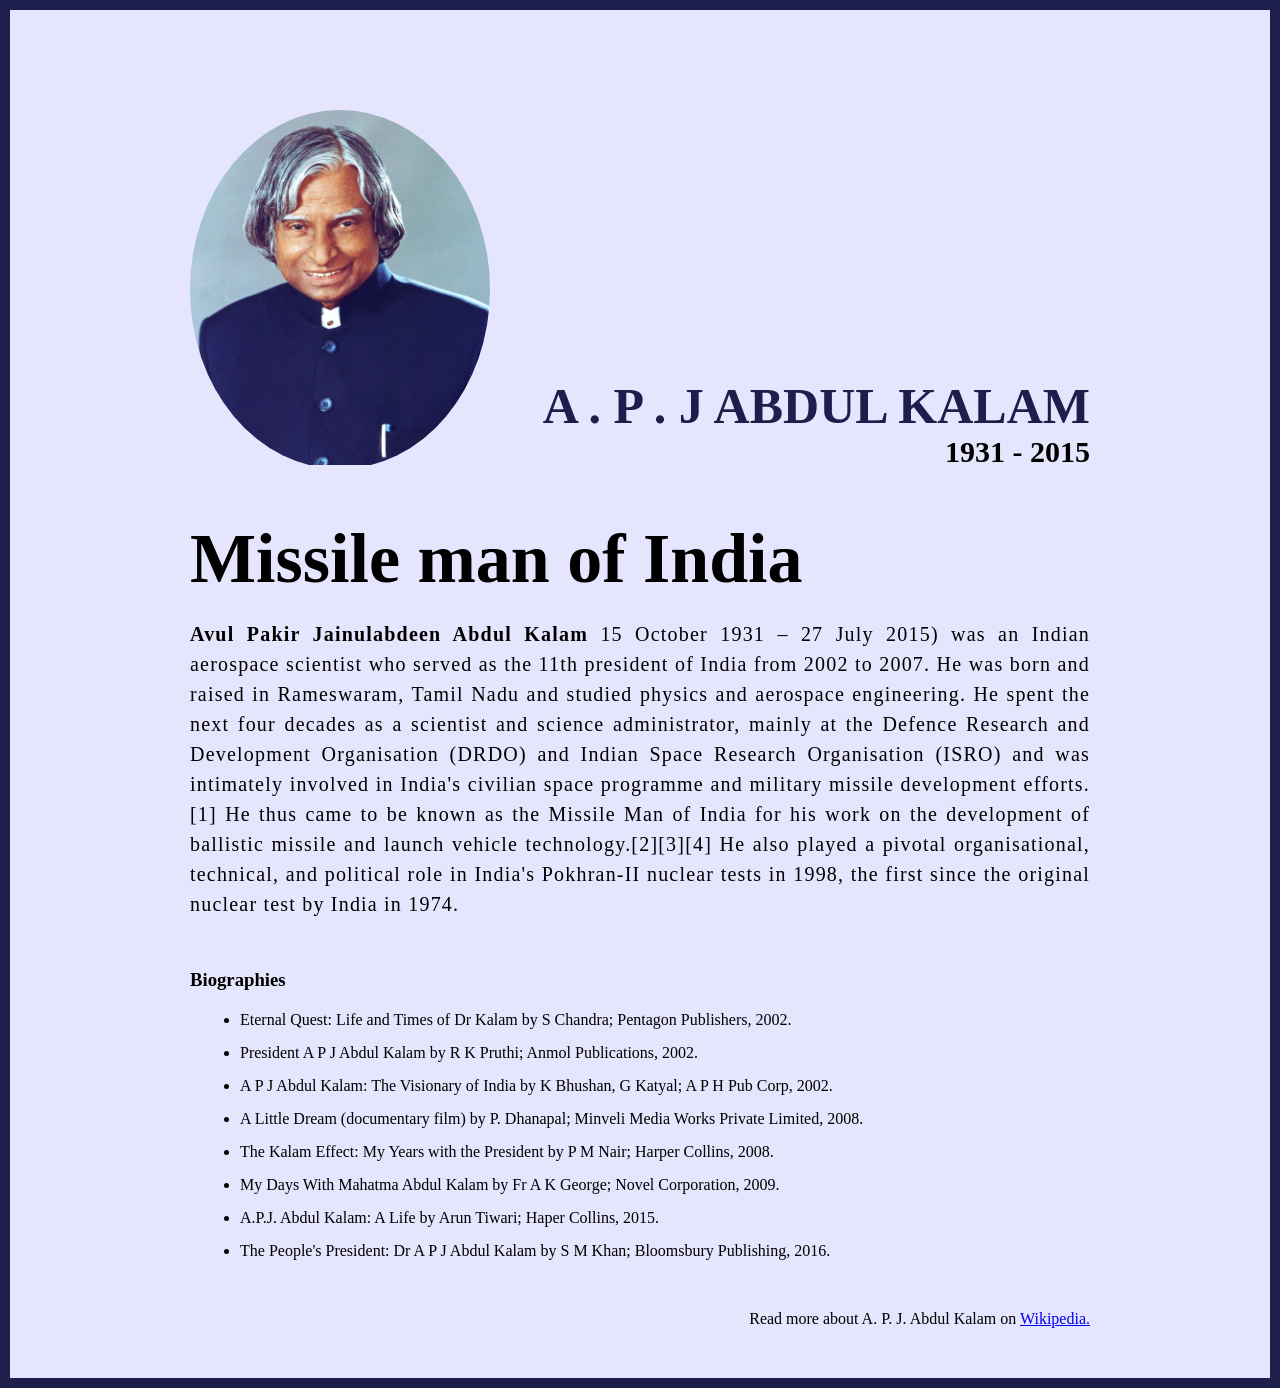
<file: projects/website using html and css/A.P.J Abdul kalam/index.html>
<!DOCTYPE html>
<html lang="en">

<head>
  <meta charset="UTF-8">
  <meta name="viewport" content="width=device-width, initial-scale=1.0">
  <title>A.P.J Abdul kalam Tribute website</title>
  <link rel="stylesheet" href="style.css">
</head>

<body>
  <div class="container">
    <div class="content">

      <section class="top_section">
        <div class="image_container">
          <img src="apj.jpg" alt="image">
        </div>
        <div>

          <h1>A . P . J Abdul Kalam</h1>
          <h4>1931 - 2015</h4>
        </div>

      </section>
      <section class="about">

        <h2>Missile man of India</h2>
        <p>
          <b>Avul Pakir Jainulabdeen Abdul Kalam</b> 15 October 1931 – 27 July
          2015) was an Indian aerospace scientist who served as the 11th
          president of India from 2002 to 2007. He was born and raised in
          Rameswaram, Tamil Nadu and studied physics and aerospace
          engineering. He spent the next four decades as a scientist and
          science administrator, mainly at the Defence Research and
          Development Organisation (DRDO) and Indian Space Research
          Organisation (ISRO) and was intimately involved in India's civilian
          space programme and military missile development efforts.[1] He thus
          came to be known as the Missile Man of India for his work on the
          development of ballistic missile and launch vehicle
          technology.[2][3][4] He also played a pivotal organisational,
          technical, and political role in India's Pokhran-II nuclear tests in
          1998, the first since the original nuclear test by India in 1974.
        </p>
      </section>
      <section class="biography">
        <h3>Biographies</h3>
        <ul>
          <li>
            Eternal Quest: Life and Times of Dr Kalam by S Chandra; Pentagon
            Publishers, 2002.
          </li>
          <li>
            President A P J Abdul Kalam by R K Pruthi; Anmol Publications,
            2002.
          </li>
          <li>
            A P J Abdul Kalam: The Visionary of India by K Bhushan, G Katyal;
            A P H Pub Corp, 2002.
          </li>
          <li>
            A Little Dream (documentary film) by P. Dhanapal; Minveli Media
            Works Private Limited, 2008.
          </li>
          <li>
            The Kalam Effect: My Years with the President by P M Nair; Harper
            Collins, 2008.
          </li>
          <li>
            My Days With Mahatma Abdul Kalam by Fr A K George; Novel
            Corporation, 2009.
          </li>
          <li>
            A.P.J. Abdul Kalam: A Life by Arun Tiwari; Haper Collins, 2015.
          </li>
          <li>
            The People's President: Dr A P J Abdul Kalam by S M Khan;
            Bloomsbury Publishing, 2016.
          </li>
        </ul>
      </section>
      <footer>
        <p>
          Read more about A. P. J. Abdul Kalam on
          <a href="https://en.wikipedia.org/wiki/A._P._J._Abdul_Kalam" target="-main">Wikipedia.</a>
        </p>
      </footer>
    </div>
  </div>
</body>

</html>
</file>
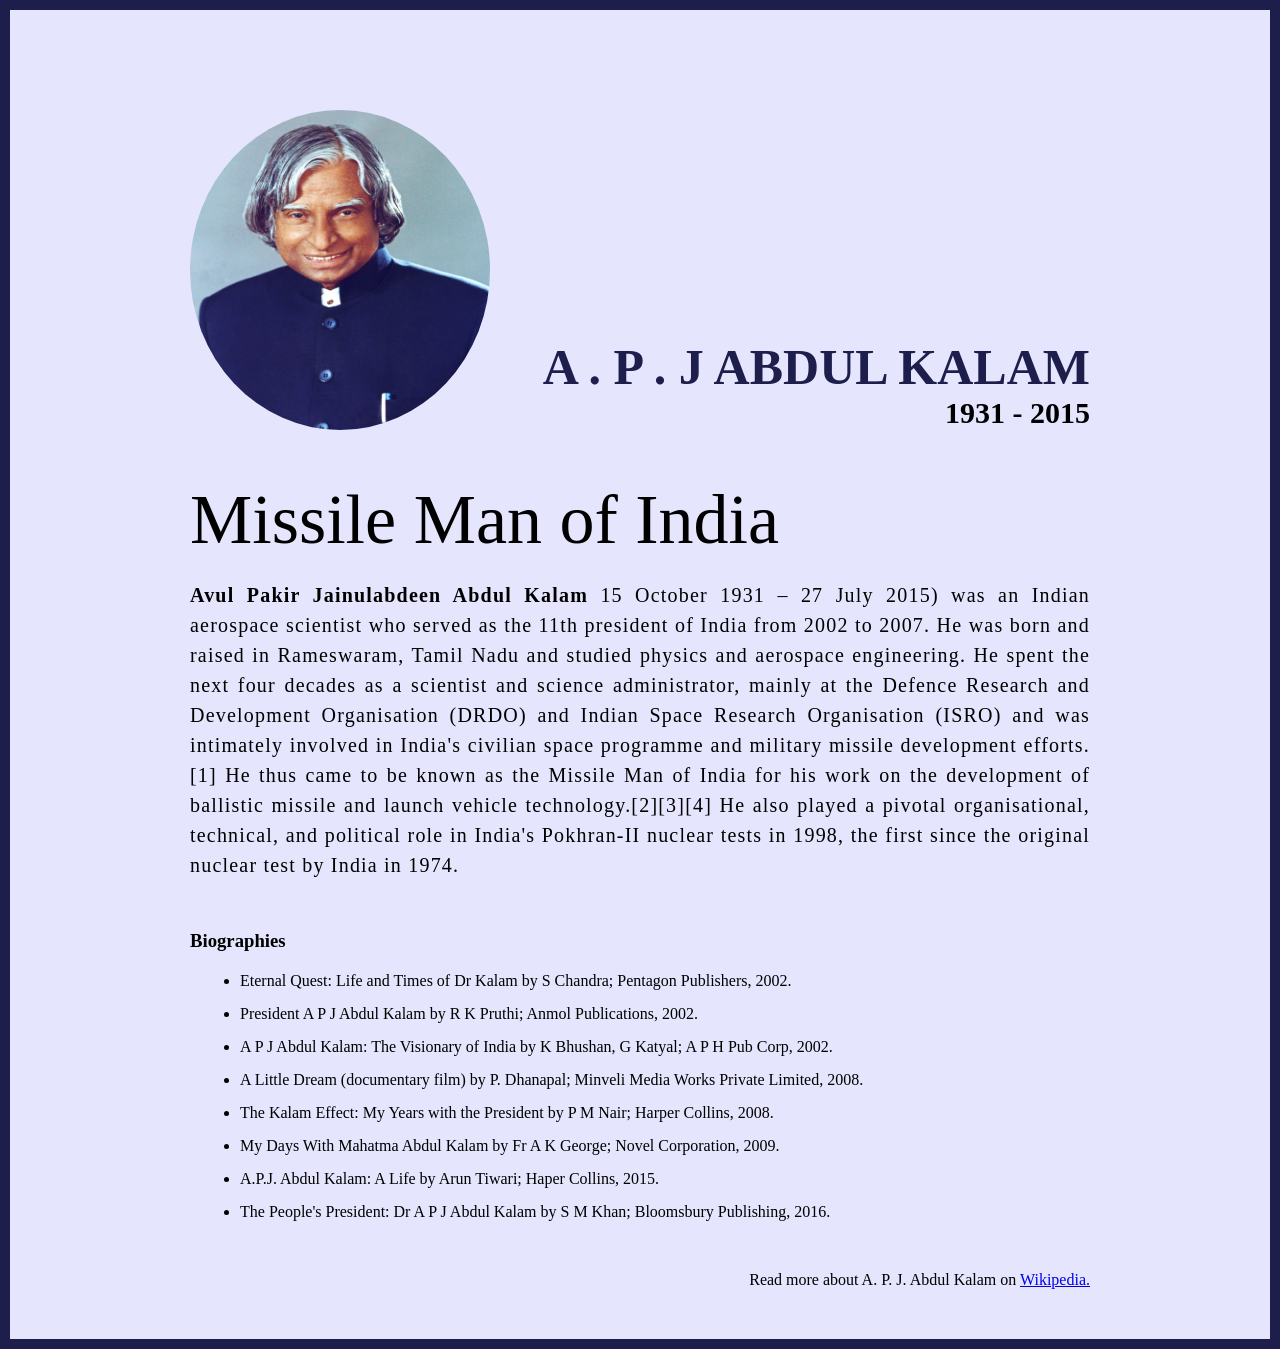
<file: projects/website using html and css/10-Practice-Project-Html-CSS-master/Project 1/index.html>
<!DOCTYPE html>
<html lang="en">
  <head>
    <meta charset="UTF-8" />

    <meta http-equiv="X-UA-Compatible" content="IE=edge" />

    <meta name="viewport" content="width=device-width, initial-scale=1.0" />
    <title>The Tribute Website | A.P. J Abdul Kalam</title>
    <link rel="stylesheet" href="style.css" />
  </head>
  <body>
    <div class="container">
      <div class="content">
        <section class="top_section">
          <div class="image_container">
            <img src="./images/apj.jpg" alt="tribute" />
          </div>
          <div>
            <h1>A . P . J Abdul Kalam</h1>
            <h4>1931 - 2015</h4>
          </div>
        </section>
        <section class="about_section">
          <h2>Missile Man of India</h2>
          <p>
            <b>Avul Pakir Jainulabdeen Abdul Kalam</b> 15 October 1931 – 27 July
            2015) was an Indian aerospace scientist who served as the 11th
            president of India from 2002 to 2007. He was born and raised in
            Rameswaram, Tamil Nadu and studied physics and aerospace
            engineering. He spent the next four decades as a scientist and
            science administrator, mainly at the Defence Research and
            Development Organisation (DRDO) and Indian Space Research
            Organisation (ISRO) and was intimately involved in India's civilian
            space programme and military missile development efforts.[1] He thus
            came to be known as the Missile Man of India for his work on the
            development of ballistic missile and launch vehicle
            technology.[2][3][4] He also played a pivotal organisational,
            technical, and political role in India's Pokhran-II nuclear tests in
            1998, the first since the original nuclear test by India in 1974.
          </p>
        </section>
        <section class="biography_section">
          <h3>Biographies</h3>
          <ul>
            <li>
              Eternal Quest: Life and Times of Dr Kalam by S Chandra; Pentagon
              Publishers, 2002.
            </li>
            <li>
              President A P J Abdul Kalam by R K Pruthi; Anmol Publications,
              2002.
            </li>
            <li>
              A P J Abdul Kalam: The Visionary of India by K Bhushan, G Katyal;
              A P H Pub Corp, 2002.
            </li>
            <li>
              A Little Dream (documentary film) by P. Dhanapal; Minveli Media
              Works Private Limited, 2008.
            </li>
            <li>
              The Kalam Effect: My Years with the President by P M Nair; Harper
              Collins, 2008.
            </li>
            <li>
              My Days With Mahatma Abdul Kalam by Fr A K George; Novel
              Corporation, 2009.
            </li>
            <li>
              A.P.J. Abdul Kalam: A Life by Arun Tiwari; Haper Collins, 2015.
            </li>
            <li>
              The People's President: Dr A P J Abdul Kalam by S M Khan;
              Bloomsbury Publishing, 2016.
            </li>
          </ul>
        </section>
        <footer>
          <p>
            Read more about A. P. J. Abdul Kalam on
            <a href="https://en.wikipedia.org/wiki/A._P._J._Abdul_Kalam"
              >Wikipedia.</a
            >
          </p>
        </footer>
      </div>
    </div>
  </body>
</html>
</file>
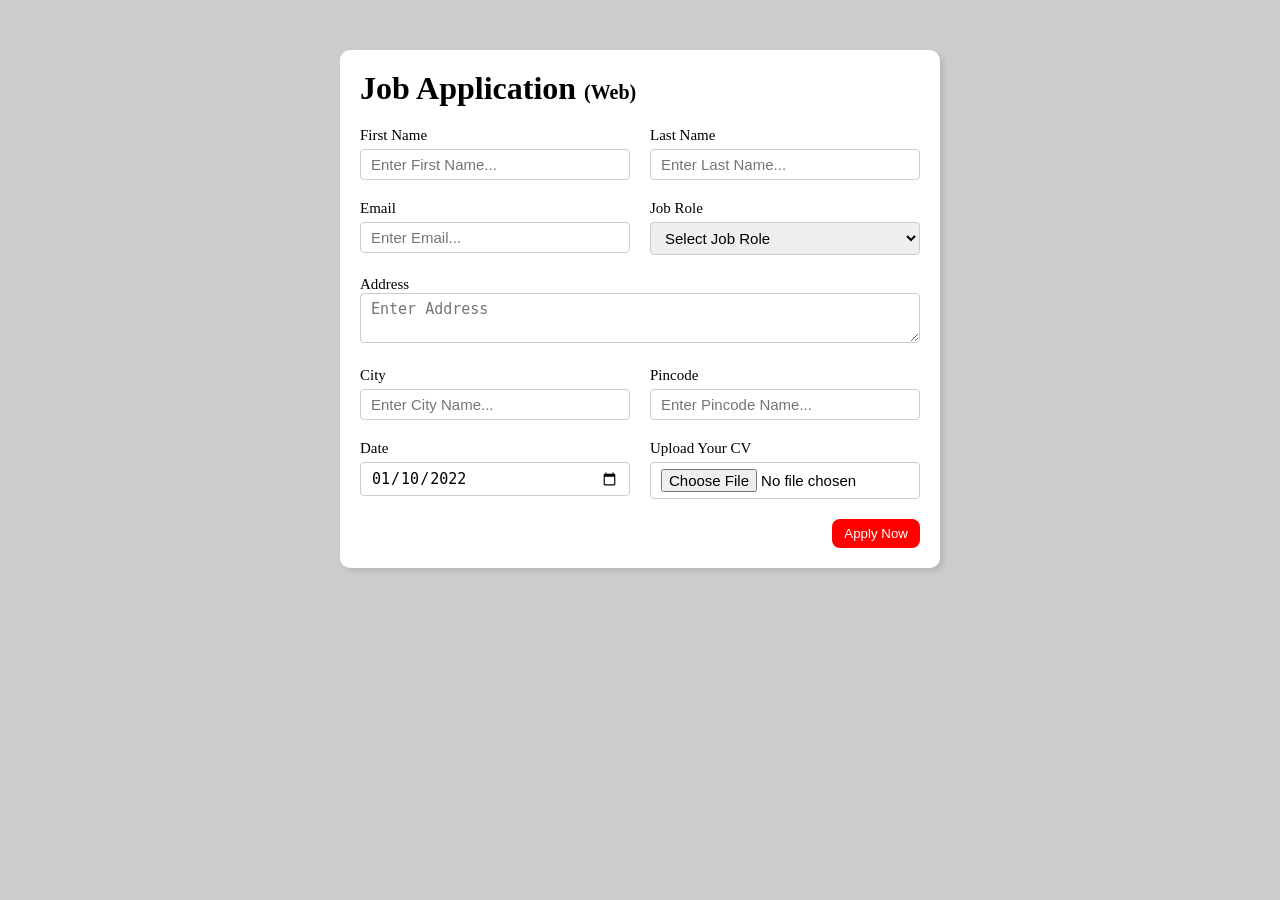
<file: projects/website using html and css/10-Practice-Project-Html-CSS-master/Project 2/index.html>
<!DOCTYPE html>
<html lang="en">
  <head>
    <meta charset="UTF-8" />
    <meta http-equiv="X-UA-Compatible" content="IE=edge" />
    <meta name="viewport" content="width=device-width, initial-scale=1.0" />
    <title>Job Application Form</title>
    <link rel="stylesheet" href="style.css" />
  </head>
  <body>
    <div class="container">
      <div class="apply_box">
        <h1>
          Job Application
          <span class="title_small">(Web)</span>
        </h1>
        <form action="">
          <div class="form_container">
            <div class="form_control">
              <label for="first_name"> First Name </label>
              <input
                id="first_name"
                name="first_name"
                placeholder="Enter First Name..."
              />
            </div>
            <div class="form_control">
              <label for="last_name"> Last Name </label>
              <input
                id="last_name"
                name="last_name"
                placeholder="Enter Last Name..."
              />
            </div>
            <div class="form_control">
              <label for="email"> Email </label>
              <input
                type="email"
                id="email"
                name="email"
                placeholder="Enter Email..."
              />
            </div>
            <div class="form_control">
              <label for="job_role"> Job Role </label>
              <select id="job_role" name="job_role">
                <option value="">Select Job Role</option>
                <option value="frontend">Frontend Developer</option>
                <option value="backend">Backend Developer</option>
                <option value="full_stack">Full Stack Developer</option>
                <option value="ui_ux">UI UX Designer</option>
              </select>
            </div>
            <div class="textarea_control">
              <label for="address"> Address </label>
              <textarea
                id="address"
                name="address"
                row="4"
                cols="50"
                placeholder="Enter Address"
              ></textarea>
            </div>
            <div class="form_control">
              <label for="city"> City </label>
              <input id="city" name="city" placeholder="Enter City Name..." />
            </div>
            <div class="form_control">
              <label for="pincode"> Pincode </label>
              <input
                type="number"
                id="pincode"
                name="pincode"
                placeholder="Enter Pincode Name..."
              />
            </div>
            <div class="form_control">
              <label for="date"> Date </label>
              <input value="2022-01-10" type="date" id="date" name="date" />
            </div>
            <div class="form_control">
              <label for="upload"> Upload Your CV </label>
              <input type="file" id="upload" name="upload" />
            </div>
          </div>
          <div class="button_container">
            <button type="submit">Apply Now</button>
          </div>
        </form>
      </div>
    </div>
  </body>
</html>
</file>
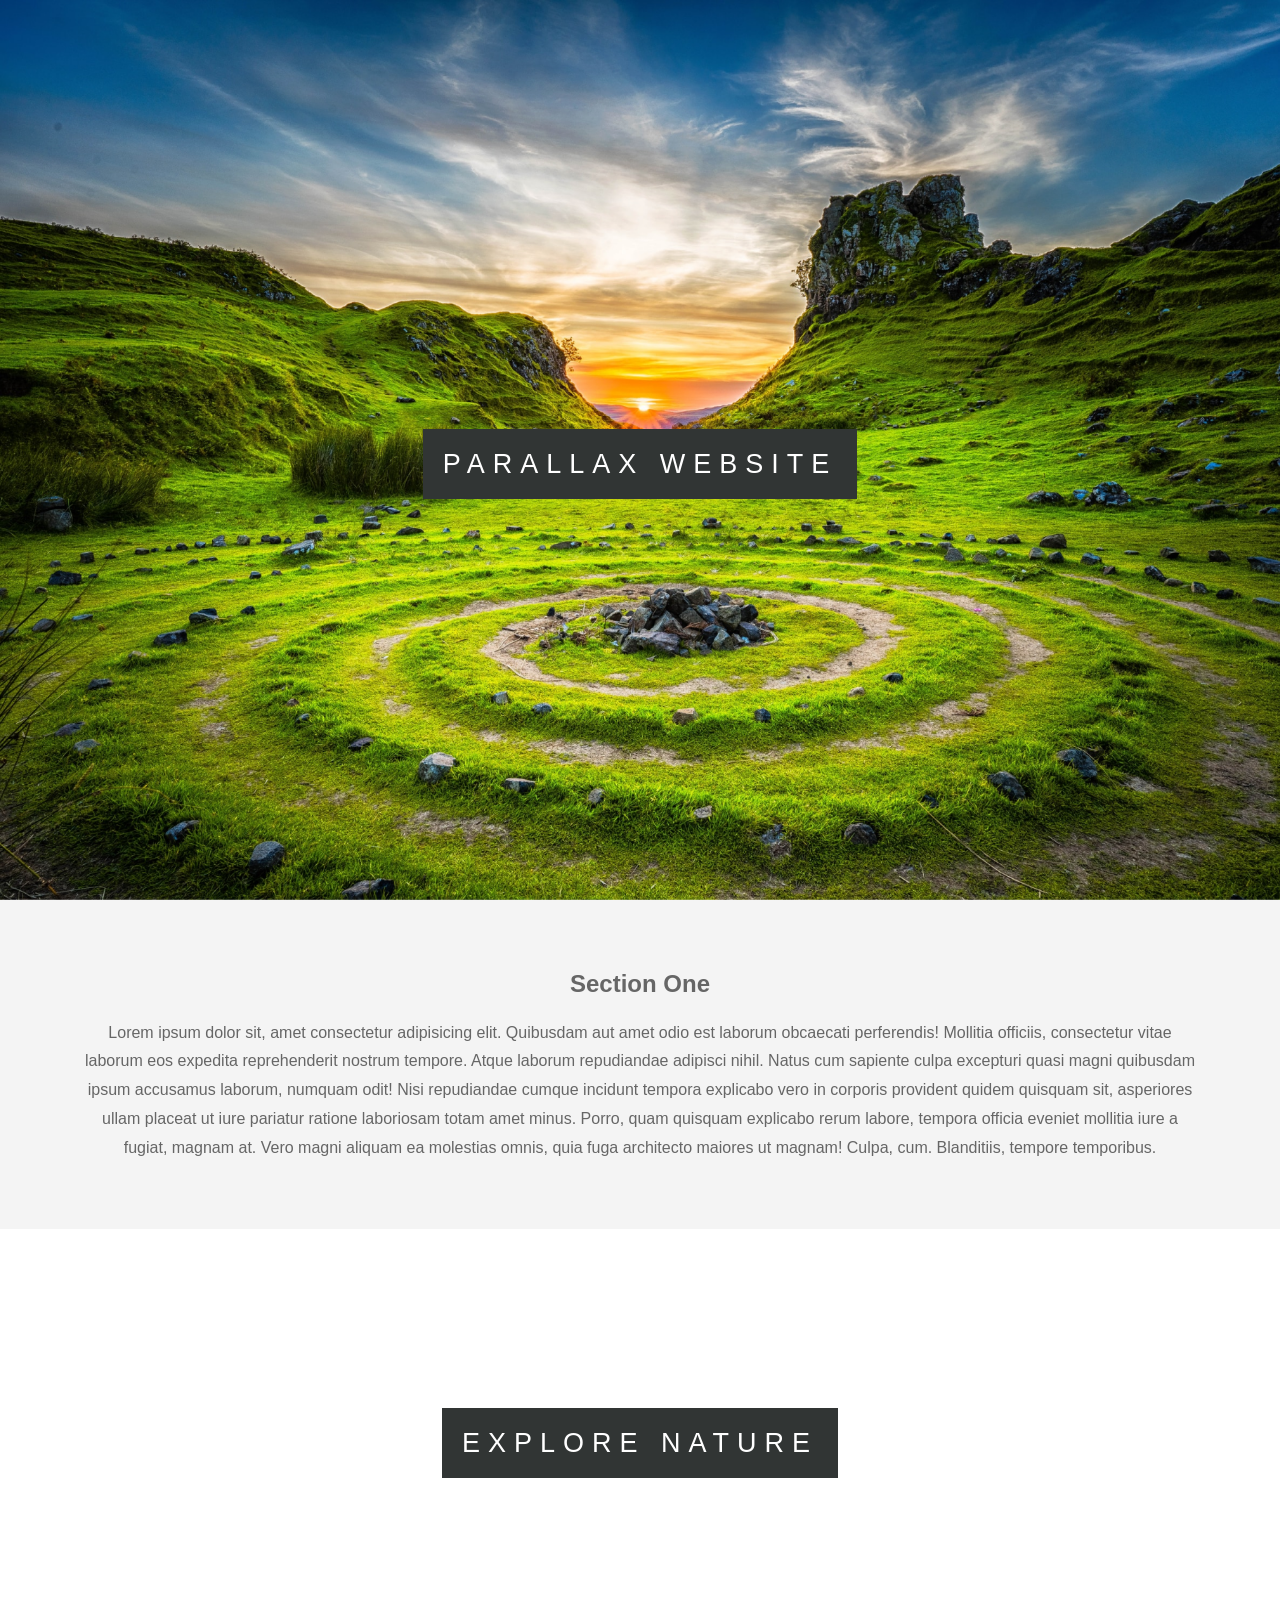
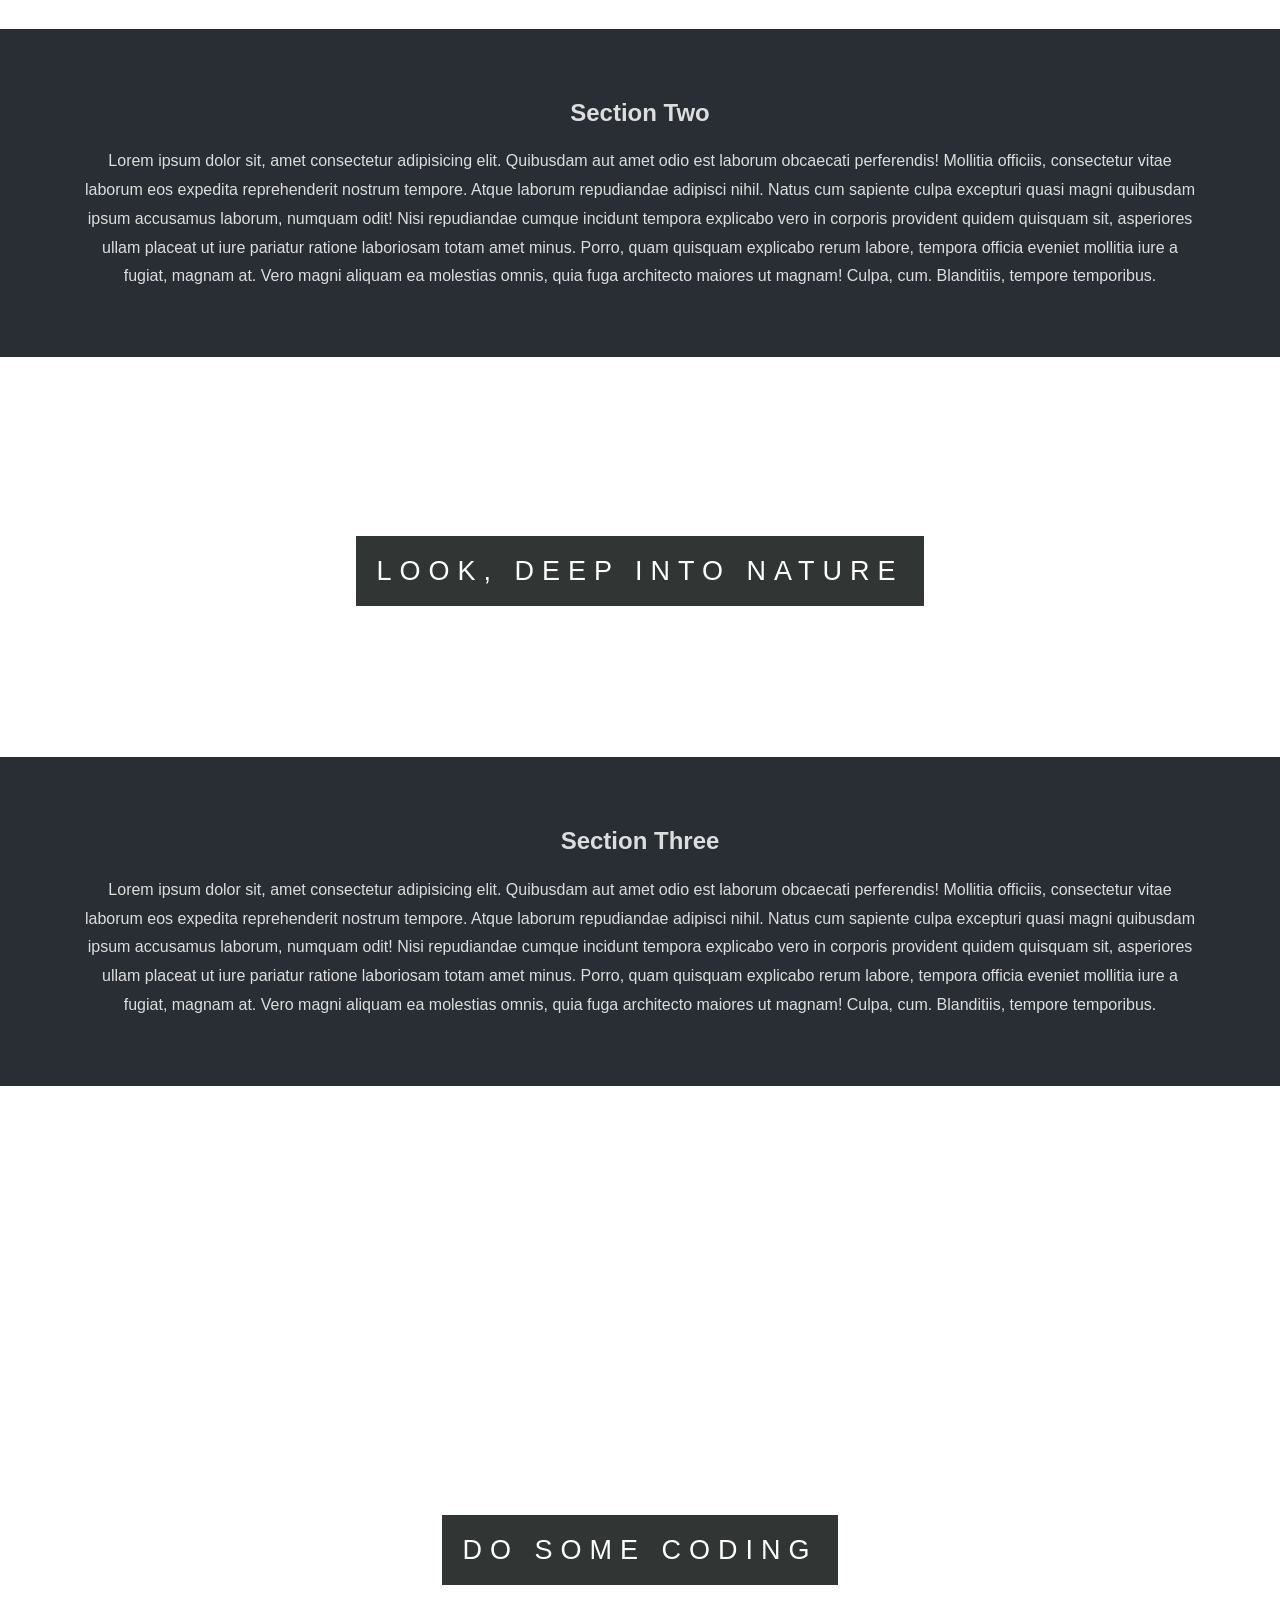
<file: projects/website using html and css/10-Practice-Project-Html-CSS-master/Project 3/index.html>
<!DOCTYPE html>
<html lang="en">
  <head>
    <meta charset="UTF-8" />
    <meta http-equiv="X-UA-Compatible" content="IE=edge" />
    <meta name="viewport" content="width=device-width, initial-scale=1.0" />
    <title>Parallax Website</title>
    <link rel="stylesheet" href="style.css" />
  </head>
  <body>
    <section class="pimg1">
      <div class="ptext">
        <span class="textBg"> Parallax Website </span>
      </div>
    </section>
    <section class="section section-light">
      <h2>Section One</h2>
      <p>
        Lorem ipsum dolor sit, amet consectetur adipisicing elit. Quibusdam aut
        amet odio est laborum obcaecati perferendis! Mollitia officiis,
        consectetur vitae laborum eos expedita reprehenderit nostrum tempore.
        Atque laborum repudiandae adipisci nihil. Natus cum sapiente culpa
        excepturi quasi magni quibusdam ipsum accusamus laborum, numquam odit!
        Nisi repudiandae cumque incidunt tempora explicabo vero in corporis
        provident quidem quisquam sit, asperiores ullam placeat ut iure pariatur
        ratione laboriosam totam amet minus. Porro, quam quisquam explicabo
        rerum labore, tempora officia eveniet mollitia iure a fugiat, magnam at.
        Vero magni aliquam ea molestias omnis, quia fuga architecto maiores ut
        magnam! Culpa, cum. Blanditiis, tempore temporibus.
      </p>
    </section>
    <section class="pimg2">
      <div class="ptext">
        <span class="textBg"> Explore Nature</span>
      </div>
    </section>
    <section class="section section-dark">
      <h2>Section Two</h2>
      <p>
        Lorem ipsum dolor sit, amet consectetur adipisicing elit. Quibusdam aut
        amet odio est laborum obcaecati perferendis! Mollitia officiis,
        consectetur vitae laborum eos expedita reprehenderit nostrum tempore.
        Atque laborum repudiandae adipisci nihil. Natus cum sapiente culpa
        excepturi quasi magni quibusdam ipsum accusamus laborum, numquam odit!
        Nisi repudiandae cumque incidunt tempora explicabo vero in corporis
        provident quidem quisquam sit, asperiores ullam placeat ut iure pariatur
        ratione laboriosam totam amet minus. Porro, quam quisquam explicabo
        rerum labore, tempora officia eveniet mollitia iure a fugiat, magnam at.
        Vero magni aliquam ea molestias omnis, quia fuga architecto maiores ut
        magnam! Culpa, cum. Blanditiis, tempore temporibus.
      </p>
    </section>
    <section class="pimg3">
      <div class="ptext">
        <span class="textBg"> LOOK, DEEP INTO NATURE</span>
      </div>
    </section>
    <section class="section section-dark">
      <h2>Section Three</h2>
      <p>
        Lorem ipsum dolor sit, amet consectetur adipisicing elit. Quibusdam aut
        amet odio est laborum obcaecati perferendis! Mollitia officiis,
        consectetur vitae laborum eos expedita reprehenderit nostrum tempore.
        Atque laborum repudiandae adipisci nihil. Natus cum sapiente culpa
        excepturi quasi magni quibusdam ipsum accusamus laborum, numquam odit!
        Nisi repudiandae cumque incidunt tempora explicabo vero in corporis
        provident quidem quisquam sit, asperiores ullam placeat ut iure pariatur
        ratione laboriosam totam amet minus. Porro, quam quisquam explicabo
        rerum labore, tempora officia eveniet mollitia iure a fugiat, magnam at.
        Vero magni aliquam ea molestias omnis, quia fuga architecto maiores ut
        magnam! Culpa, cum. Blanditiis, tempore temporibus.
      </p>
    </section>
    <section class="pimg1">
      <div class="ptext">
        <span class="textBg"> Do Some Coding </span>
      </div>
    </section>
  </body>
</html>
</file>
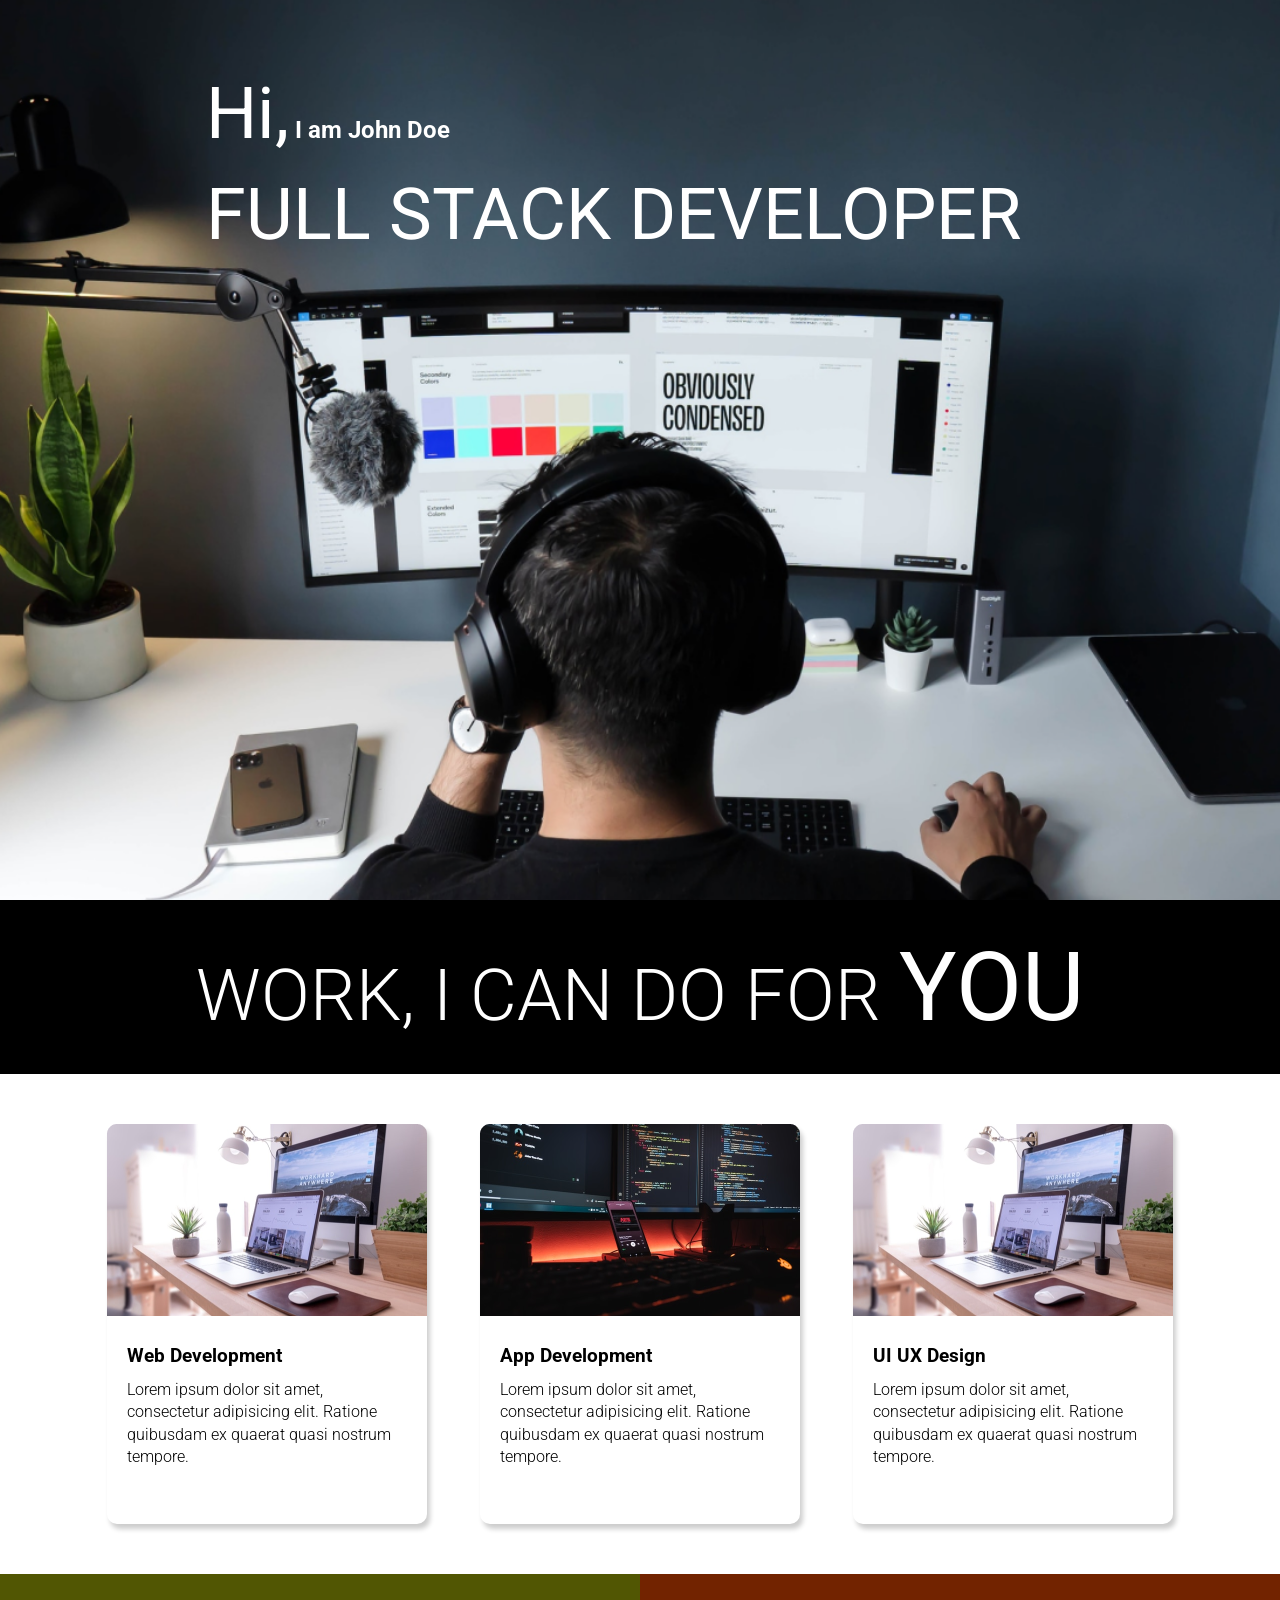
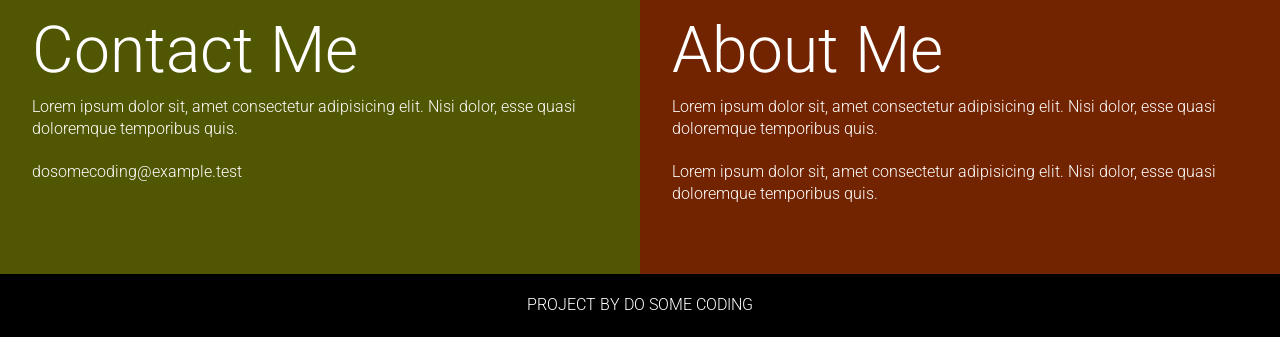
<file: projects/website using html and css/10-Practice-Project-Html-CSS-master/Project 4/index.html>
<!DOCTYPE html>
<html lang="en">
  <head>
    <meta charset="UTF-8" />
    <meta http-equiv="X-UA-Compatible" content="IE=edge" />
    <meta name="viewport" content="width=device-width, initial-scale=1.0" />
    <title>Developer | Landing Page</title>
    <link rel="stylesheet" href="style.css" />
  </head>
  <body>
    <section class="hero_section">
      <div class="text_container">
        <h2><span class="lg_text">Hi,</span> I am John Doe</h2>
        <h1 class="lg_text">FULL STACK DEVELOPER</h1>
      </div>
    </section>
    <section class="black_box">
      <h2>WORK, I CAN DO FOR <span>YOU</span></h2>
    </section>
    <section class="work">
      <div class="grid_item">
        <div class="card">
          <div class="image_container">
            <img src="images/web.png" alt="web development" />
          </div>
          <div class="card_content">
            <h3>Web Development</h3>
            <p>
              Lorem ipsum dolor sit amet, consectetur adipisicing elit. Ratione
              quibusdam ex quaerat quasi nostrum tempore.
            </p>
          </div>
        </div>
      </div>
      <div class="grid_item">
        <div class="card">
          <div class="image_container">
            <img src="images/mobile.png" alt="app development" />
          </div>
          <div class="card_content">
            <h3>App Development</h3>
            <p>
              Lorem ipsum dolor sit amet, consectetur adipisicing elit. Ratione
              quibusdam ex quaerat quasi nostrum tempore.
            </p>
          </div>
        </div>
      </div>
      <div class="grid_item">
        <div class="card">
          <div class="image_container">
            <img src="images/web.png" alt="web development" />
          </div>
          <div class="card_content">
            <h3>UI UX Design</h3>
            <p>
              Lorem ipsum dolor sit amet, consectetur adipisicing elit. Ratione
              quibusdam ex quaerat quasi nostrum tempore.
            </p>
          </div>
        </div>
      </div>
    </section>
    <section class="bottom_section">
      <div class="contact">
        <h2>Contact Me</h2>
        <p>
          Lorem ipsum dolor sit, amet consectetur adipisicing elit. Nisi dolor,
          esse quasi doloremque temporibus quis.
        </p>
        <p>dosomecoding@example.test</p>
      </div>
      <div class="about">
        <h2>About Me</h2>

        <p>
          Lorem ipsum dolor sit, amet consectetur adipisicing elit. Nisi dolor,
          esse quasi doloremque temporibus quis.
        </p>
        <p>
          Lorem ipsum dolor sit, amet consectetur adipisicing elit. Nisi dolor,
          esse quasi doloremque temporibus quis.
        </p>
      </div>
    </section>
    <footer>Project By do some coding</footer>
  </body>
</html>
</file>
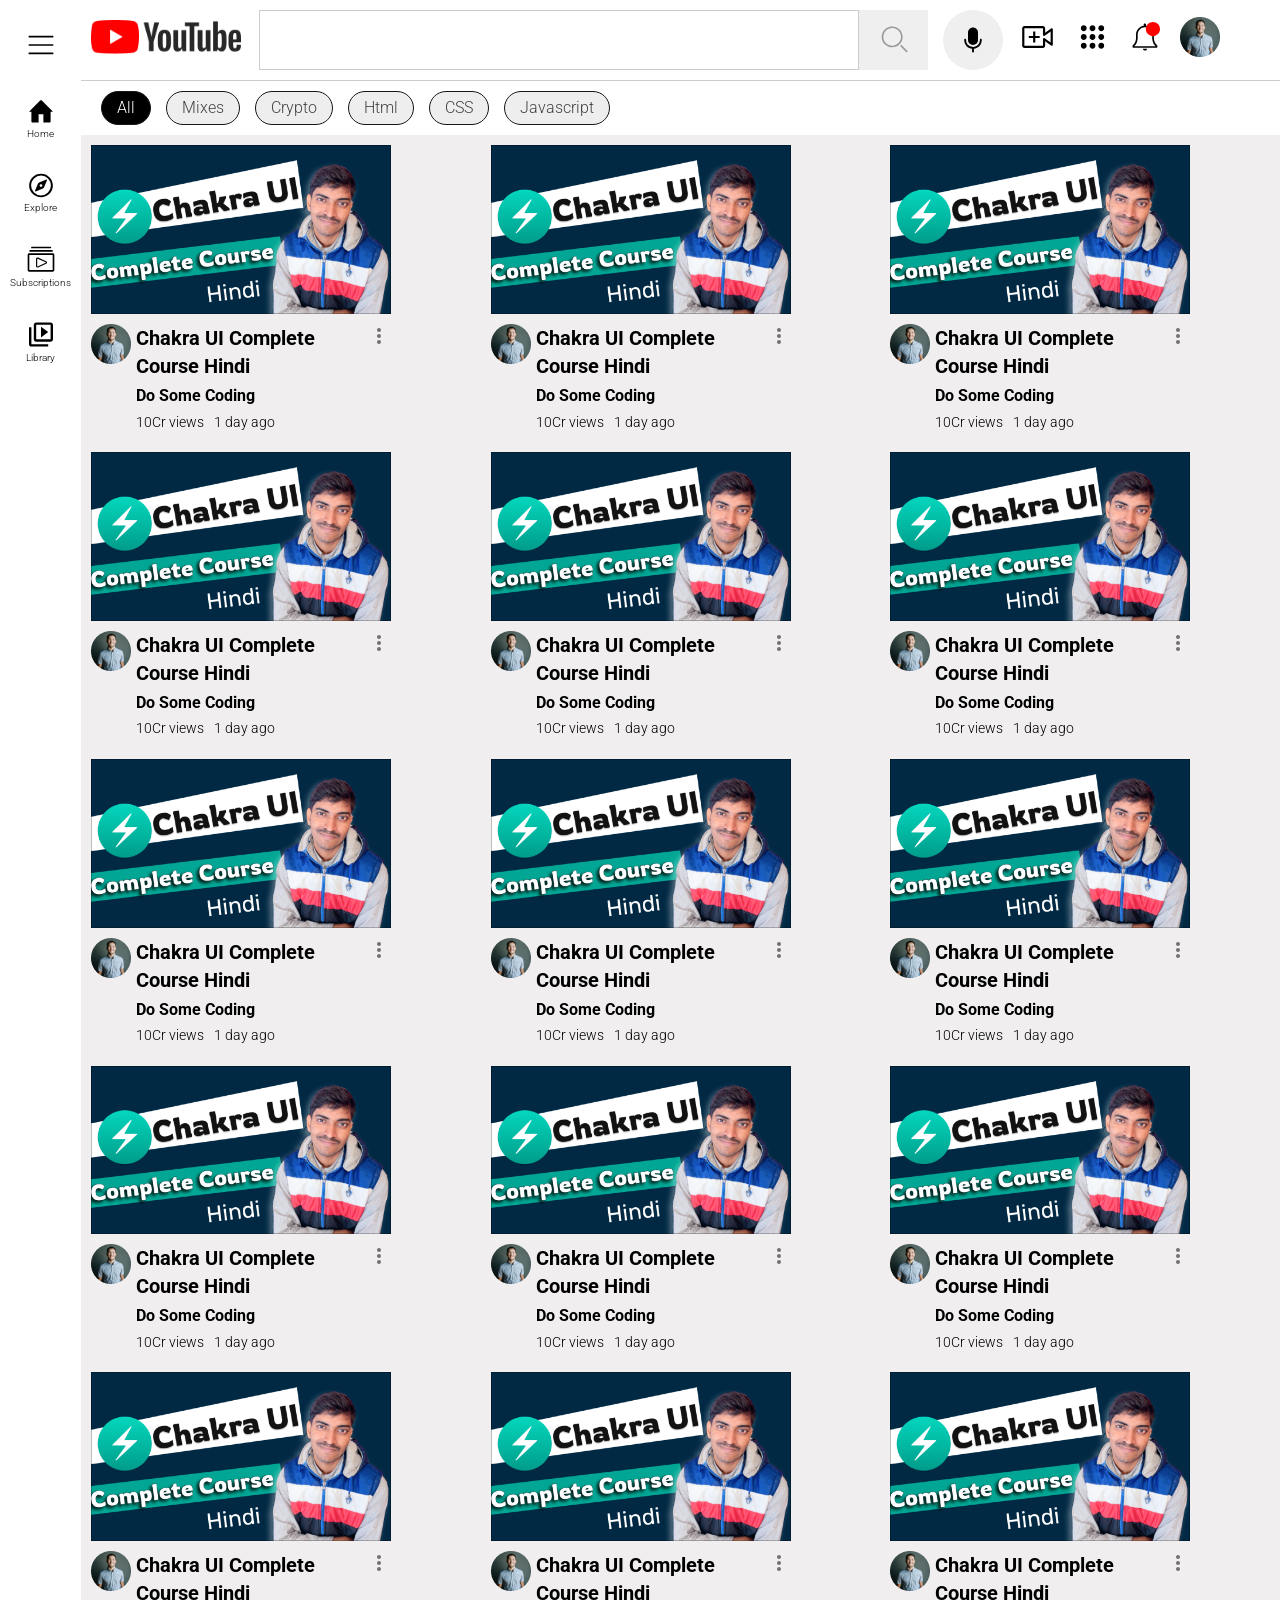
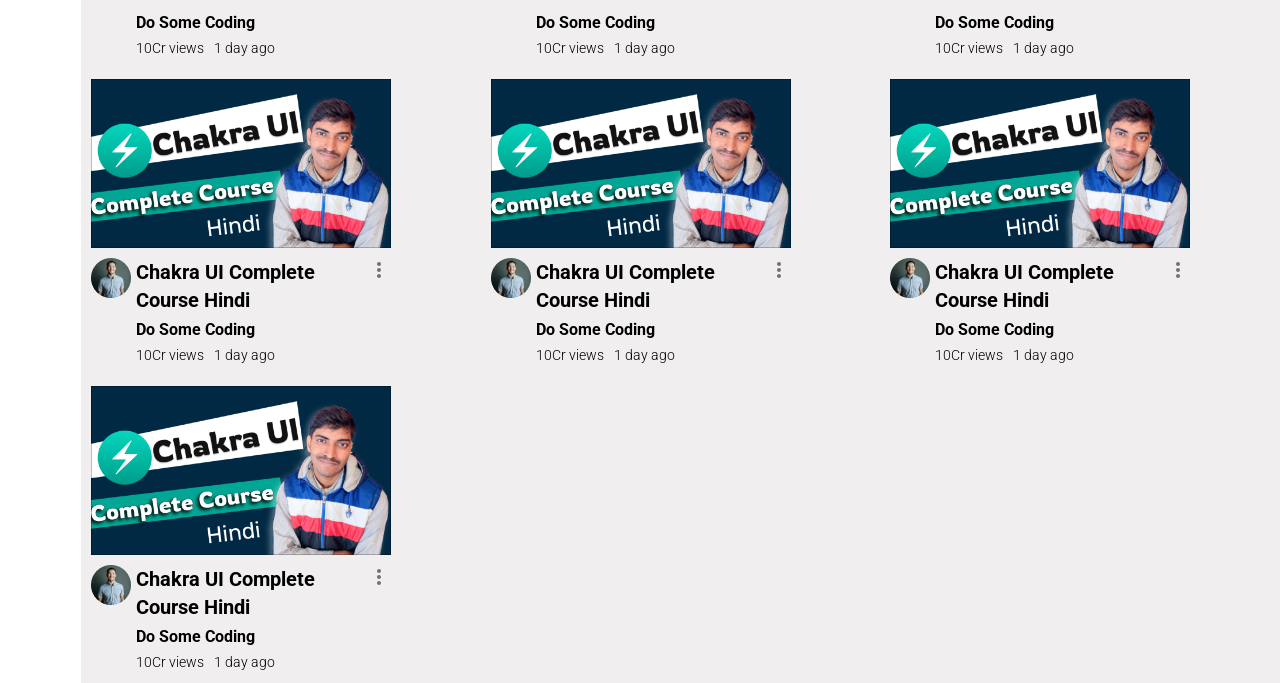
<file: projects/website using html and css/10-Practice-Project-Html-CSS-master/Project 7/index.html>
<!DOCTYPE html>
<html lang="en">
  <head>
    <meta charset="UTF-8" />
    <meta http-equiv="X-UA-Compatible" content="IE=edge" />
    <meta name="viewport" content="width=device-width, initial-scale=1.0" />
    <title>Youtube Clone</title>
    <link rel="stylesheet" href="style.css" />
  </head>
  <body>
    <div class="container">
      <aside>
        <div class="bars">
          <img src="icons/bars.svg" alt="bars" />
        </div>

        <div class="side-icons">
          <i>
            <img src="icons/home.svg" alt="home" />
          </i>
          <p>Home</p>
        </div>
        <div class="side-icons">
          <i>
            <img src="icons/compass.svg" alt="explore" />
          </i>
          <p>Explore</p>
        </div>
        <div class="side-icons">
          <i>
            <img src="icons/video-gallary.svg" alt="gallary" />
          </i>
          <p>Subscriptions</p>
        </div>
        <div class="side-icons">
          <i>
            <img src="icons/video-library.svg" alt="library" />
          </i>
          <p>Library</p>
        </div>
      </aside>
      <div class="main-container">
        <header>
          <nav>
            <div class="logo">
              <img src="images/youtube-logo.png" alt="Youtube Logo" />
            </div>
            <div class="center-nav">
              <div class="search">
                <input type="text" />
                <button>
                  <img src="icons/search.svg" alt="search" />
                </button>
              </div>
              <div class="mic">
                <img src="icons/mic.svg" alt="mic" />
              </div>
            </div>
            <div class="side-nav">
              <i>
                <img src="icons/video-add.svg" alt="video add" />
              </i>
              <i>
                <img src="icons/dot-grid.svg" alt="grid" />
              </i>
              <i>
                <img src="icons/bell.svg" alt="bell" />
              </i>
              <i>
                <img src="images/avatar.png" alt="avatar" />
              </i>
            </div>
          </nav>
          <div class="tags">
            <div class="tag dark">All</div>
            <div class="tag light">Mixes</div>
            <div class="tag light">Crypto</div>
            <div class="tag light">Html</div>
            <div class="tag light">CSS</div>
            <div class="tag light">Javascript</div>
          </div>
        </header>
        <main>
          <div class="card-container">
            <div class="card">
              <img src="images/thumbnail.png" alt="thumbnail" />
              <div class="avatar-content">
                <div class="avatar">
                  <img src="images/avatar.png" alt="avatar" />
                </div>

                <div class="content">
                  <h3>Chakra UI Complete Course Hindi</h3>
                  <p class="channel-name">Do Some Coding</p>
                  <div class="content-status">
                    <p>10Cr views</p>
                    <p>1 day ago</p>
                  </div>
                </div>
                <div class="dots">
                  <img src="icons/dots.svg" alt="dots" />
                </div>
              </div>
            </div>
            <div class="card">
              <img src="images/thumbnail.png" alt="thumbnail" />
              <div class="avatar-content">
                <div class="avatar">
                  <img src="images/avatar.png" alt="avatar" />
                </div>

                <div class="content">
                  <h3>Chakra UI Complete Course Hindi</h3>
                  <p class="channel-name">Do Some Coding</p>
                  <div class="content-status">
                    <p>10Cr views</p>
                    <p>1 day ago</p>
                  </div>
                </div>
                <div class="dots">
                  <img src="icons/dots.svg" alt="dots" />
                </div>
              </div>
            </div>
            <div class="card">
              <img src="images/thumbnail.png" alt="thumbnail" />
              <div class="avatar-content">
                <div class="avatar">
                  <img src="images/avatar.png" alt="avatar" />
                </div>

                <div class="content">
                  <h3>Chakra UI Complete Course Hindi</h3>
                  <p class="channel-name">Do Some Coding</p>
                  <div class="content-status">
                    <p>10Cr views</p>
                    <p>1 day ago</p>
                  </div>
                </div>
                <div class="dots">
                  <img src="icons/dots.svg" alt="dots" />
                </div>
              </div>
            </div>
            <div class="card">
              <img src="images/thumbnail.png" alt="thumbnail" />
              <div class="avatar-content">
                <div class="avatar">
                  <img src="images/avatar.png" alt="avatar" />
                </div>

                <div class="content">
                  <h3>Chakra UI Complete Course Hindi</h3>
                  <p class="channel-name">Do Some Coding</p>
                  <div class="content-status">
                    <p>10Cr views</p>
                    <p>1 day ago</p>
                  </div>
                </div>
                <div class="dots">
                  <img src="icons/dots.svg" alt="dots" />
                </div>
              </div>
            </div>
            <div class="card">
              <img src="images/thumbnail.png" alt="thumbnail" />
              <div class="avatar-content">
                <div class="avatar">
                  <img src="images/avatar.png" alt="avatar" />
                </div>

                <div class="content">
                  <h3>Chakra UI Complete Course Hindi</h3>
                  <p class="channel-name">Do Some Coding</p>
                  <div class="content-status">
                    <p>10Cr views</p>
                    <p>1 day ago</p>
                  </div>
                </div>
                <div class="dots">
                  <img src="icons/dots.svg" alt="dots" />
                </div>
              </div>
            </div>
            <div class="card">
              <img src="images/thumbnail.png" alt="thumbnail" />
              <div class="avatar-content">
                <div class="avatar">
                  <img src="images/avatar.png" alt="avatar" />
                </div>

                <div class="content">
                  <h3>Chakra UI Complete Course Hindi</h3>
                  <p class="channel-name">Do Some Coding</p>
                  <div class="content-status">
                    <p>10Cr views</p>
                    <p>1 day ago</p>
                  </div>
                </div>
                <div class="dots">
                  <img src="icons/dots.svg" alt="dots" />
                </div>
              </div>
            </div>
            <div class="card">
              <img src="images/thumbnail.png" alt="thumbnail" />
              <div class="avatar-content">
                <div class="avatar">
                  <img src="images/avatar.png" alt="avatar" />
                </div>

                <div class="content">
                  <h3>Chakra UI Complete Course Hindi</h3>
                  <p class="channel-name">Do Some Coding</p>
                  <div class="content-status">
                    <p>10Cr views</p>
                    <p>1 day ago</p>
                  </div>
                </div>
                <div class="dots">
                  <img src="icons/dots.svg" alt="dots" />
                </div>
              </div>
            </div>
            <div class="card">
              <img src="images/thumbnail.png" alt="thumbnail" />
              <div class="avatar-content">
                <div class="avatar">
                  <img src="images/avatar.png" alt="avatar" />
                </div>

                <div class="content">
                  <h3>Chakra UI Complete Course Hindi</h3>
                  <p class="channel-name">Do Some Coding</p>
                  <div class="content-status">
                    <p>10Cr views</p>
                    <p>1 day ago</p>
                  </div>
                </div>
                <div class="dots">
                  <img src="icons/dots.svg" alt="dots" />
                </div>
              </div>
            </div>
            <div class="card">
              <img src="images/thumbnail.png" alt="thumbnail" />
              <div class="avatar-content">
                <div class="avatar">
                  <img src="images/avatar.png" alt="avatar" />
                </div>

                <div class="content">
                  <h3>Chakra UI Complete Course Hindi</h3>
                  <p class="channel-name">Do Some Coding</p>
                  <div class="content-status">
                    <p>10Cr views</p>
                    <p>1 day ago</p>
                  </div>
                </div>
                <div class="dots">
                  <img src="icons/dots.svg" alt="dots" />
                </div>
              </div>
            </div>
            <div class="card">
              <img src="images/thumbnail.png" alt="thumbnail" />
              <div class="avatar-content">
                <div class="avatar">
                  <img src="images/avatar.png" alt="avatar" />
                </div>

                <div class="content">
                  <h3>Chakra UI Complete Course Hindi</h3>
                  <p class="channel-name">Do Some Coding</p>
                  <div class="content-status">
                    <p>10Cr views</p>
                    <p>1 day ago</p>
                  </div>
                </div>
                <div class="dots">
                  <img src="icons/dots.svg" alt="dots" />
                </div>
              </div>
            </div>
            <div class="card">
              <img src="images/thumbnail.png" alt="thumbnail" />
              <div class="avatar-content">
                <div class="avatar">
                  <img src="images/avatar.png" alt="avatar" />
                </div>

                <div class="content">
                  <h3>Chakra UI Complete Course Hindi</h3>
                  <p class="channel-name">Do Some Coding</p>
                  <div class="content-status">
                    <p>10Cr views</p>
                    <p>1 day ago</p>
                  </div>
                </div>
                <div class="dots">
                  <img src="icons/dots.svg" alt="dots" />
                </div>
              </div>
            </div>
            <div class="card">
              <img src="images/thumbnail.png" alt="thumbnail" />
              <div class="avatar-content">
                <div class="avatar">
                  <img src="images/avatar.png" alt="avatar" />
                </div>

                <div class="content">
                  <h3>Chakra UI Complete Course Hindi</h3>
                  <p class="channel-name">Do Some Coding</p>
                  <div class="content-status">
                    <p>10Cr views</p>
                    <p>1 day ago</p>
                  </div>
                </div>
                <div class="dots">
                  <img src="icons/dots.svg" alt="dots" />
                </div>
              </div>
            </div>
            <div class="card">
              <img src="images/thumbnail.png" alt="thumbnail" />
              <div class="avatar-content">
                <div class="avatar">
                  <img src="images/avatar.png" alt="avatar" />
                </div>

                <div class="content">
                  <h3>Chakra UI Complete Course Hindi</h3>
                  <p class="channel-name">Do Some Coding</p>
                  <div class="content-status">
                    <p>10Cr views</p>
                    <p>1 day ago</p>
                  </div>
                </div>
                <div class="dots">
                  <img src="icons/dots.svg" alt="dots" />
                </div>
              </div>
            </div>
            <div class="card">
              <img src="images/thumbnail.png" alt="thumbnail" />
              <div class="avatar-content">
                <div class="avatar">
                  <img src="images/avatar.png" alt="avatar" />
                </div>

                <div class="content">
                  <h3>Chakra UI Complete Course Hindi</h3>
                  <p class="channel-name">Do Some Coding</p>
                  <div class="content-status">
                    <p>10Cr views</p>
                    <p>1 day ago</p>
                  </div>
                </div>
                <div class="dots">
                  <img src="icons/dots.svg" alt="dots" />
                </div>
              </div>
            </div>
            <div class="card">
              <img src="images/thumbnail.png" alt="thumbnail" />
              <div class="avatar-content">
                <div class="avatar">
                  <img src="images/avatar.png" alt="avatar" />
                </div>

                <div class="content">
                  <h3>Chakra UI Complete Course Hindi</h3>
                  <p class="channel-name">Do Some Coding</p>
                  <div class="content-status">
                    <p>10Cr views</p>
                    <p>1 day ago</p>
                  </div>
                </div>
                <div class="dots">
                  <img src="icons/dots.svg" alt="dots" />
                </div>
              </div>
            </div>
            <div class="card">
              <img src="images/thumbnail.png" alt="thumbnail" />
              <div class="avatar-content">
                <div class="avatar">
                  <img src="images/avatar.png" alt="avatar" />
                </div>

                <div class="content">
                  <h3>Chakra UI Complete Course Hindi</h3>
                  <p class="channel-name">Do Some Coding</p>
                  <div class="content-status">
                    <p>10Cr views</p>
                    <p>1 day ago</p>
                  </div>
                </div>
                <div class="dots">
                  <img src="icons/dots.svg" alt="dots" />
                </div>
              </div>
            </div>
            <div class="card">
              <img src="images/thumbnail.png" alt="thumbnail" />
              <div class="avatar-content">
                <div class="avatar">
                  <img src="images/avatar.png" alt="avatar" />
                </div>

                <div class="content">
                  <h3>Chakra UI Complete Course Hindi</h3>
                  <p class="channel-name">Do Some Coding</p>
                  <div class="content-status">
                    <p>10Cr views</p>
                    <p>1 day ago</p>
                  </div>
                </div>
                <div class="dots">
                  <img src="icons/dots.svg" alt="dots" />
                </div>
              </div>
            </div>
            <div class="card">
              <img src="images/thumbnail.png" alt="thumbnail" />
              <div class="avatar-content">
                <div class="avatar">
                  <img src="images/avatar.png" alt="avatar" />
                </div>

                <div class="content">
                  <h3>Chakra UI Complete Course Hindi</h3>
                  <p class="channel-name">Do Some Coding</p>
                  <div class="content-status">
                    <p>10Cr views</p>
                    <p>1 day ago</p>
                  </div>
                </div>
                <div class="dots">
                  <img src="icons/dots.svg" alt="dots" />
                </div>
              </div>
            </div>
            <div class="card">
              <img src="images/thumbnail.png" alt="thumbnail" />
              <div class="avatar-content">
                <div class="avatar">
                  <img src="images/avatar.png" alt="avatar" />
                </div>

                <div class="content">
                  <h3>Chakra UI Complete Course Hindi</h3>
                  <p class="channel-name">Do Some Coding</p>
                  <div class="content-status">
                    <p>10Cr views</p>
                    <p>1 day ago</p>
                  </div>
                </div>
                <div class="dots">
                  <img src="icons/dots.svg" alt="dots" />
                </div>
              </div>
            </div>
          </div>
        </main>
      </div>
    </div>
  </body>
</html>
</file>
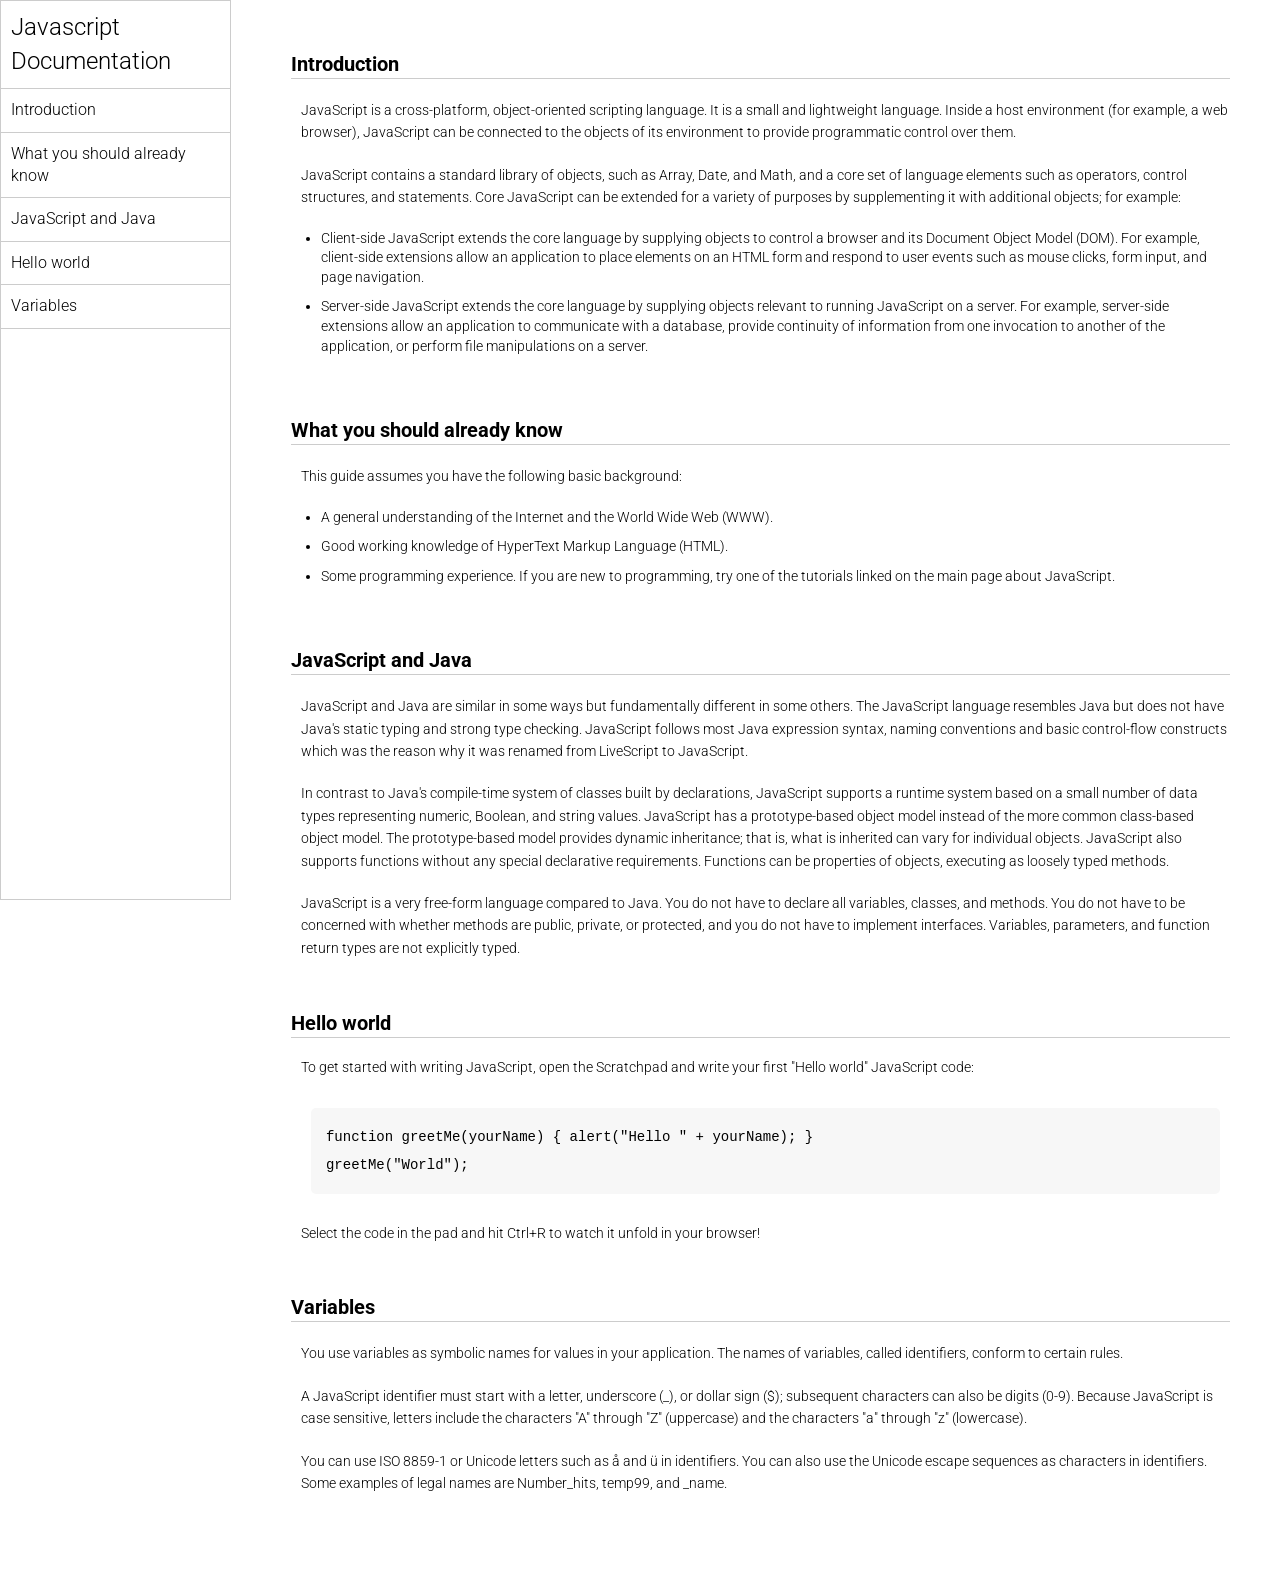
<file: projects/website using html and css/10-Practice-Project-Html-CSS-master/Project 8/index.html>
<!DOCTYPE html>
<html lang="en">
  <head>
    <meta charset="UTF-8" />
    <meta http-equiv="X-UA-Compatible" content="IE=edge" />
    <meta name="viewport" content="width=device-width, initial-scale=1.0" />
    <title>Javascript Documentation</title>
    <link rel="stylesheet" href="style.css" />
    <link rel="stylesheet" href="style.css" />
  </head>
  <body>
    <header>
      <nav>
        <h1>Javascript Documentation</h1>
        <ul>
          <a href="#Introduction"><li>Introduction</li></a>
          <a href="#What_you_should_already_know"
            ><li>What you should already know</li></a
          >
          <a href="#JavaScript_and_Java"><li>JavaScript and Java</li></a>
          <a href="#Hello_world"><li>Hello world</li></a>
          <a href="#Variables"><li>Variables</li></a>
        </ul>
      </nav>
    </header>
    <main>
      <section id="Introduction">
        <h2>Introduction</h2>
        <article>
          <p>
            JavaScript is a cross-platform, object-oriented scripting language.
            It is a small and lightweight language. Inside a host environment
            (for example, a web browser), JavaScript can be connected to the
            objects of its environment to provide programmatic control over
            them.
          </p>

          <p>
            JavaScript contains a standard library of objects, such as Array,
            Date, and Math, and a core set of language elements such as
            operators, control structures, and statements. Core JavaScript can
            be extended for a variety of purposes by supplementing it with
            additional objects; for example:
          </p>
          <ul>
            <li>
              Client-side JavaScript extends the core language by supplying
              objects to control a browser and its Document Object Model (DOM).
              For example, client-side extensions allow an application to place
              elements on an HTML form and respond to user events such as mouse
              clicks, form input, and page navigation.
            </li>
            <li>
              Server-side JavaScript extends the core language by supplying
              objects relevant to running JavaScript on a server. For example,
              server-side extensions allow an application to communicate with a
              database, provide continuity of information from one invocation to
              another of the application, or perform file manipulations on a
              server.
            </li>
          </ul>
        </article>
      </section>
      <section id="What_you_should_already_know">
        <h2>What you should already know</h2>
        <article>
          <p>This guide assumes you have the following basic background:</p>

          <ul>
            <li>
              A general understanding of the Internet and the World Wide Web
              (WWW).
            </li>
            <li>Good working knowledge of HyperText Markup Language (HTML).</li>
            <li>
              Some programming experience. If you are new to programming, try
              one of the tutorials linked on the main page about JavaScript.
            </li>
          </ul>
        </article>
      </section>
      <section id="JavaScript_and_Java">
        <h2>JavaScript and Java</h2>
        <article>
          <p>
            JavaScript and Java are similar in some ways but fundamentally
            different in some others. The JavaScript language resembles Java but
            does not have Java's static typing and strong type checking.
            JavaScript follows most Java expression syntax, naming conventions
            and basic control-flow constructs which was the reason why it was
            renamed from LiveScript to JavaScript.
          </p>

          <p>
            In contrast to Java's compile-time system of classes built by
            declarations, JavaScript supports a runtime system based on a small
            number of data types representing numeric, Boolean, and string
            values. JavaScript has a prototype-based object model instead of the
            more common class-based object model. The prototype-based model
            provides dynamic inheritance; that is, what is inherited can vary
            for individual objects. JavaScript also supports functions without
            any special declarative requirements. Functions can be properties of
            objects, executing as loosely typed methods.
          </p>
          <p>
            JavaScript is a very free-form language compared to Java. You do not
            have to declare all variables, classes, and methods. You do not have
            to be concerned with whether methods are public, private, or
            protected, and you do not have to implement interfaces. Variables,
            parameters, and function return types are not explicitly typed.
          </p>
        </article>
      </section>
      <section id="Hello_world">
        <h2>Hello world</h2>
        <article>
          To get started with writing JavaScript, open the Scratchpad and write
          your first "Hello world" JavaScript code:
          <code
            >function greetMe(yourName) { alert("Hello " + yourName); }
            greetMe("World");
          </code>

          Select the code in the pad and hit Ctrl+R to watch it unfold in your
          browser!
        </article>
      </section>
      <section id="Variables">
        <h2>Variables</h2>
        <article>
          <p>
            You use variables as symbolic names for values in your application.
            The names of variables, called identifiers, conform to certain
            rules.
          </p>
          <p>
            A JavaScript identifier must start with a letter, underscore (_), or
            dollar sign ($); subsequent characters can also be digits (0-9).
            Because JavaScript is case sensitive, letters include the characters
            "A" through "Z" (uppercase) and the characters "a" through "z"
            (lowercase).
          </p>
          <p>
            You can use ISO 8859-1 or Unicode letters such as å and ü in
            identifiers. You can also use the Unicode escape sequences as
            characters in identifiers. Some examples of legal names are
            Number_hits, temp99, and _name.
          </p>
        </article>
      </section>
    </main>
  </body>
</html>
</file>
<file: projects/website using html and css/A.P.J Abdul kalam/style.css>
* {
    margin: 0;
    padding: 0;
    box-sizing: border-box;
}


.container {
    background-color: #e5e5fd;
    min-height: 100vh;
    border: 10px solid #1D1E4C;

}

.content {
    max-width: 900px;
    margin: 0 auto;
}

.top_section {
    margin-top: 100px;
    display: flex;
    justify-content: space-between;
    align-items: flex-end;

}

.top_section h1 {

    font-size: 50px;
    font-weight: bold;
    color: #1D1E4C;
    text-transform: uppercase;

}

.top_section h4 {

    text-align: end;
    font-size: 30px;
}


.image_container {
    border-radius: 50%;
    overflow: hidden;
}

.image_container,
img {
    width: 300px;
    height: 320;
}

.about {
    margin-top: 50px;
}

.about h2 {
    font-size: 70px;
    border-inline-start-width: 400;
    margin-bottom: 20px;
}

.about p {
    font-size: 20px;
    line-height: 30px;
    letter-spacing: 1.2px;
    text-align: justify;
}

.biography {
    margin-top: 20px;
    margin: 50px 0;
}

.biography h3 {
    margin-bottom: 20px;
}

.biography ul {
    margin-left: 50px;
}

.biography li {
    margin-bottom: 15px;
}

footer {
    margin: 50px 0;
}

footer p {
    text-align: end;
}
</file>
<file: projects/website using html and css/10-Practice-Project-Html-CSS-master/Project 1/style.css>
* {
  margin: 0;
  padding: 0;
  box-sizing: border-box;
}

.container {
  background-color: #e5e5fd;
  min-height: 100vh;
  border: 10px solid #1d1e4c;
}

.content {
  max-width: 900px;
  margin: 0 auto;
}
.top_section {
  margin-top: 100px;
  display: flex;
  justify-content: space-between;
  align-items: flex-end;
}
.top_section h1 {
  font-size: 50px;
  font-weight: bold;
  color: #1d1e4c;
  text-transform: uppercase;
}
.top_section h4 {
  font-size: 30px;
  text-align: end;
}

.image_container {
  border-radius: 50%;
  overflow: hidden;
}

.image_container,
img {
  width: 300px;
  height: 320px;
}
.about_section {
  margin-top: 50px;
}
.about_section h2 {
  font-size: 70px;
  font-weight: 400;
  margin-bottom: 20px;
}
.about_section p {
  font-size: 20px;
  line-height: 30px;
  letter-spacing: 1.2px;
  text-align: justify;
}
.biography_section {
  margin: 50px 0;
}
.biography_section h3 {
  margin-bottom: 20px;
}
.biography_section ul {
  margin-left: 50px;
}
.biography_section li {
  margin-bottom: 15px;
}

footer {
  margin: 50px 0;
}
footer p {
  text-align: end;
}
</file>
<file: projects/website using html and css/10-Practice-Project-Html-CSS-master/Project 2/style.css>
* {
  margin: 0;
  padding: 0;
  box-sizing: border-box;
}

body {
  background-color: #ccc;
}
.container {
  max-width: 900px;
  margin: 0 auto;
}

.apply_box {
  max-width: 600px;
  padding: 20px;
  background-color: white;
  margin: 0 auto;
  margin-top: 50px;
  box-shadow: 4px 3px 5px rgba(1, 1, 1, 0.1);
  border-radius: 10px;
}

.title_small {
  font-size: 20px;
}

.form_container {
  margin-top: 20px;
  display: grid;
  grid-template-columns: repeat(auto-fit, minmax(200px, 1fr));
  gap: 20px;
}
.form_control {
  display: flex;
  flex-direction: column;
}

label {
  font-size: 15px;
  margin-bottom: 5px;
}

input,
select,
textarea {
  padding: 6px 10px;
  border: 1px solid #ccc;
  border-radius: 4px;
  font-size: 15px;
}

input:focus {
  outline-color: red;
}

.button_container {
  display: flex;

  justify-content: flex-end;
  margin-top: 20px;
}
button {
  background-color: red;
  border: transparent solid 2px;
  padding: 5px 10px;
  color: white;
  border-radius: 8px;
  transition: 0.3s ease-in;
}
button:hover {
  background-color: #ccc;
  border: 2px solid red;
  color: black;
  transition: 0.3s ease-out;
  cursor: pointer;
}
.textarea_control {
  grid-column: 1 / span 2;
}
.textarea_control textarea {
  width: 100%;
}

@media (max-width: 460px) {
  .textarea_control {
    grid-column: 1 / span 1;
  }
} ;
</file>
<file: projects/website using html and css/10-Practice-Project-Html-CSS-master/Project 3/style.css>
html,
body {
  height: 100%;
  margin: 0;
  font-size: 16px;
  font-family: "Lato", sans-serif;
  font-weight: 400;
  line-height: 1.8em;
  color: #666;
}
.pimg1 {
  background-image: url(images/image1.png);
  min-height: 100%;
}
.pimg2 {
  background-image: url(images/image2.png);
  min-height: 400px;
}
.pimg3 {
  background-image: url(images/image3.png);
  min-height: 400px;
}
.pimg1,
.pimg2,
.pimg3 {
  position: relative;
  background-position: center;
  background-size: cover;
  background-repeat: no-repeat;
  background-attachment: fixed;
}

.ptext {
  position: absolute;
  top: 50%;
  width: 100%;
  text-align: center;
  color: black;
  font-size: 27px;
  letter-spacing: 8px;
  text-transform: uppercase;
}
.textBg {
  background: #313534;
  color: #fff;
  padding: 20px;
}

.section {
  padding: 50px 80px;
  text-align: center;
}
.section-light {
  background-color: #f4f4f4;
  color: #666;
}
.section-dark {
  background-color: #282e34;
  color: #ddd;
}
</file>
<file: projects/website using html and css/10-Practice-Project-Html-CSS-master/Project 4/style.css>
@import url("https://fonts.googleapis.com/css2?family=Roboto:ital,wght@0,100;0,300;0,400;0,500;0,700;0,900;1,100;1,300;1,400;1,500;1,700;1,900&display=swap");
* {
  margin: 0;
  padding: 0;
  box-sizing: border-box;
}

html,
body {
  line-height: 1.4;
  font-weight: 300;
  font-family: "Roboto", sans-serif;
}

.hero_section {
  background-image: url(images/developer.png);
  min-height: 100vh;
  background-position: center;
  background-size: cover;
  background-repeat: no-repeat;
}
.text_container {
  color: white;
  max-width: 900px;
  margin: 0 auto;
  padding-top: 64px;
  padding-left: 16px;
}
.lg_text {
  font-size: 72px;
  font-weight: 400;
}
.black_box {
  background-color: #000;
  padding: 20px;
}
.black_box h2 {
  font-size: 72px;
  color: white;
  text-align: center;
  font-weight: 300;
}

.black_box h2 span {
  font-weight: 400;
  font-size: 96px;
}
.work {
  display: grid;
  gap: 20px;
  grid-template-columns: repeat(auto-fit, minmax(320px, 1fr));

  max-width: 1100px;
  margin: 50px auto;
}
.grid_item {
  display: flex;
  justify-content: center;
  align-items: center;
}
.card {
  max-width: 320px;
  height: 400px;
  border-radius: 10px;
  box-shadow: 3px 5px 5px rgba(1, 1, 1, 0.2);
  transition: 0.2s ease-in-out;
}
.card:hover {
  transform: scale(1.04);
  box-shadow: 3px 5px 5px rgba(1, 1, 1, 0.3);
  transition: 0.2s ease-in-out;
}
.card_content {
  padding: 20px;
}
.card_content h3 {
  margin-bottom: 10px;
}
.bottom_section {
  display: flex;
}
.contact {
  background-color: #515603;
}
.about {
  background-color: #722300;
}

.contact,
.about {
  min-height: 300px;
  padding: 32px;
  color: white;
}
.about h2,
.contact h2 {
  font-size: 64px;
  font-weight: 300;
}
.about p,
.contact p {
  margin-bottom: 20px;
}

footer {
  text-align: center;
  text-transform: uppercase;
  background-color: #000;
  padding: 20px;
  color: white;
}
@media (max-width: 786px) {
  .hero_section {
    min-height: 50vh;
  }
  .text_container {
    padding: 10px 0;
    text-align: center;
  }
  .lg_text {
    font-size: 32px;
  }
  .black_box h2 {
    font-size: 24px;
  }
  .black_box h2 span {
    font-weight: 400;
    font-size: 32px;
  }
  .bottom_section {
    flex-direction: column;
  }
  h1 {
    font-size: 32px;
  }
  .about h2,
  .contact h2 {
    font-size: 32px;
  }
}
</file>
<file: projects/website using html and css/10-Practice-Project-Html-CSS-master/Project 7/style.css>
@import url("https://fonts.googleapis.com/css2?family=Roboto:ital,wght@0,100;0,300;0,500;0,700;0,900;1,100;1,300;1,400;1,500;1,700;1,900&display=swap");

* {
  margin: 0;
  padding: 0;
  box-sizing: border-box;
}

html,
body {
  font-family: "Roboto", sans-serif;
  font-weight: 300;
  line-height: 1.4;
}

nav {
  display: flex;
  justify-content: space-between;
  align-items: center;
  padding: 10px;
}
.logo img {
  width: 150px;
  height: auto;
}

.center-nav {
  display: flex;
}
.search {
  display: flex;
}
.search input {
  min-width: 600px;
  padding: 10px 20px;
  border: 0.5px solid #ccc;
}
.search button {
  border: none;
  padding: 10px 20px;
}

.mic {
  padding: 15px;
  border-radius: 50%;
  background: rgb(240, 239, 239);
  display: grid;
  place-items: center;
  margin-left: 15px;
}
.mic img {
  width: 30px;
}

.side-nav {
  display: flex;
  align-items: center;
  justify-content: center;
  gap: 20px;
  margin-right: 50px;
}

.tags {
  display: flex;
  padding: 10px 20px;
  gap: 15px;
  border-top: 1px solid #ccc;
}
.tag {
  padding: 5px 15px;
  border-radius: 20px;
  border: 1px solid rgb(22, 22, 22);
}
.dark {
  background: #000;
  color: white;
}
.light {
  background: rgb(238, 238, 238);
  color: rgb(67, 67, 67);
}

.container {
  display: flex;
}

aside {
  padding: 10px;
  display: flex;
  flex-direction: column;
  align-items: center;
  gap: 30px;
}

.side-icons {
  display: flex;
  flex-direction: column;
  align-items: center;
  justify-content: center;
}
.side-icons img {
  width: 30px;
}

.side-icons p {
  font-size: 10px;
  margin-top: -5px;
}
.bars {
  margin-top: 20px;
}
.main-container {
  width: 100%;
}
main {
  min-height: 100vh;
  background: rgb(240, 238, 238);
}

.card-container {
  display: grid;
  grid-template-columns: repeat(auto-fit, minmax(320px, 1fr));
}
.card {
  padding: 10px;
  max-width: 320px;
  display: flex;
  flex-direction: column;
}
.avatar-content {
  padding-top: 10px;
  display: flex;
  gap: 5px;
}
.card h3 {
  font-size: 20px;
}

.content {
  display: flex;
  flex-direction: column;
  gap: 5px;
}
.channel-name {
  font-size: 16px;
  font-weight: bold;
}
.content-status {
  display: flex;
  font-size: 14px;
  gap: 10px;
}
</file>
<file: projects/website using html and css/10-Practice-Project-Html-CSS-master/Project 8/style.css>
@import url("https://fonts.googleapis.com/css2?family=Roboto:ital,wght@0,100;0,300;0,500;0,700;0,900;1,100;1,300;1,400;1,500;1,700;1,900&display=swap");

* {
  margin: 0;
  padding: 0;
  box-sizing: border-box;
}
html,
body {
  font-family: "Roboto", sans-serif;
  font-weight: 300;
  line-height: 1.4;
  scroll-behavior: smooth;
}

a {
  text-decoration: none;
}

body {
  display: flex;
  gap: 10px;
}

header {
  border: 1px solid #ccc;
  height: 100vh;
  position: sticky;
  top: 0;
}
nav {
  /* padding: 20px 10px; */
}
nav h1 {
  font-size: 1.5rem;
  font-weight: 300;
  padding: 10px;
  border-bottom: 1px solid #ccc;
}

nav ul {
  list-style: none;
}
nav ul li {
  border-bottom: 1px solid #ccc;
  padding: 10px;
  color: black;
}
nav ul li:hover {
  background: #ccc;
  transition: 0.3s ease-in-out;
}

/* Main Section */

main {
  padding: 50px;
}

section {
  margin-bottom: 50px;
  scroll-margin: 50px;
}

section article {
  max-width: 1200px;
  font-size: 14px;
}
section h2 {
  font-size: 20px;
  border-bottom: 1px solid #ccc;
  margin-bottom: 20px;
}

section article {
  margin-left: 10px;
  display: flex;
  flex-direction: column;
  gap: 20px;
}

section article ul {
  margin-left: 20px;
}
section article ul li {
  margin-bottom: 10px;
}

section article p {
  font-size: 14px;
  line-height: 1.6;
}

code {
  display: block;
  text-align: left;
  white-space: pre-line;
  line-height: 2;
  background-color: #f7f7f7;
  padding: 15px;
  margin: 10px;
  border-radius: 5px;
}
</file>
